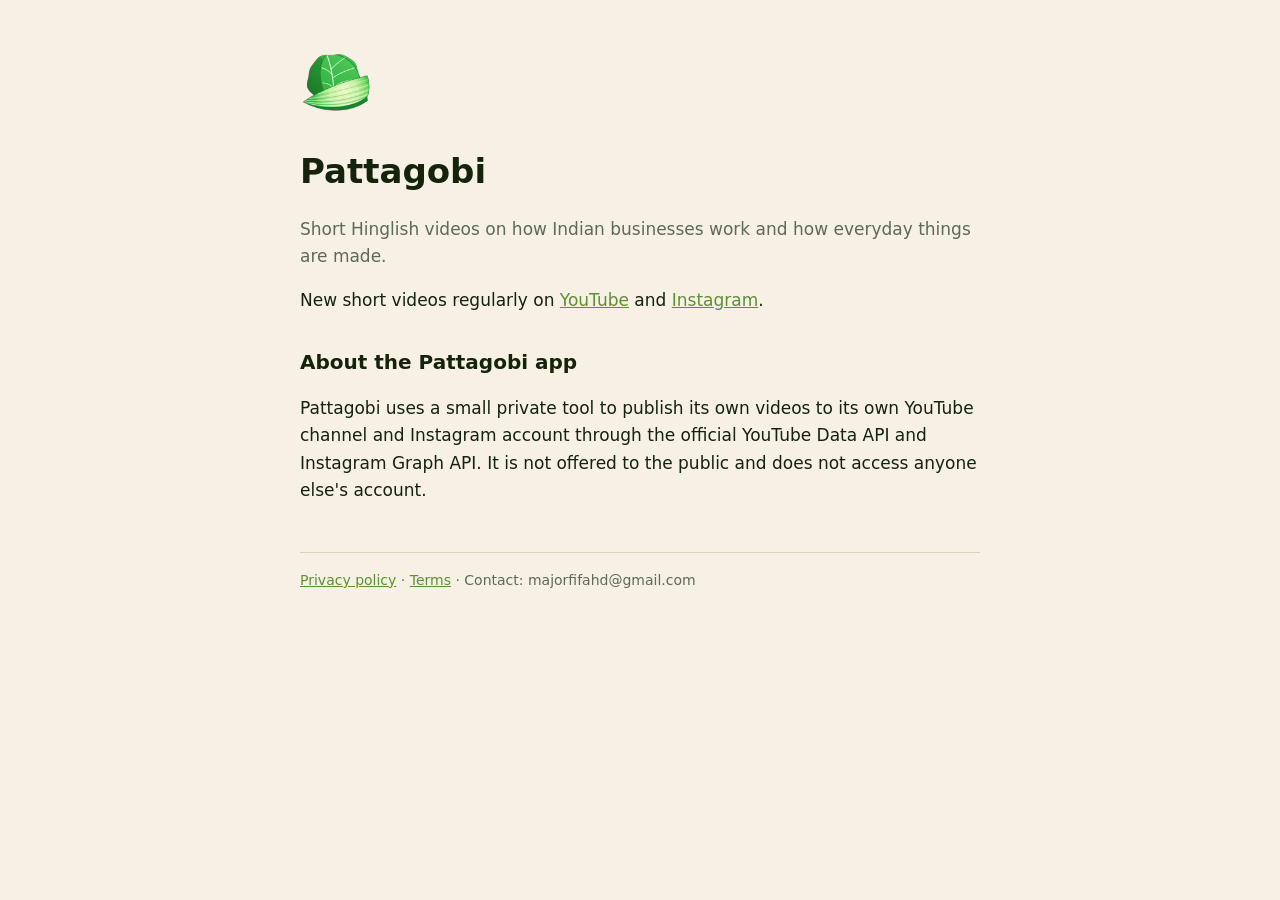
<file: index.html>
<!doctype html><html lang="en"><head><meta charset="utf-8"><meta name="viewport" content="width=device-width,initial-scale=1">
<title>Pattagobi</title><meta name="description" content="Short Hinglish videos on how Indian businesses work and how everyday things are made.">
<link rel="icon" href="logo.png"><link rel="stylesheet" href="style.css"></head><body><main>
<img src="logo.png" alt="Pattagobi logo">
<h1>Pattagobi</h1>
<p class="mute">Short Hinglish videos on how Indian businesses work and how everyday things are made.</p>
<p>New short videos regularly on <a href="https://www.youtube.com/@pattagobizness">YouTube</a> and <a href="https://www.instagram.com/pattagobizness/">Instagram</a>.</p>
<h2>About the Pattagobi app</h2>
<p>Pattagobi uses a small private tool to publish its own videos to its own YouTube channel and Instagram account through the official YouTube Data API and Instagram Graph API. It is not offered to the public and does not access anyone else's account.</p>
<footer><a href="privacy.html">Privacy policy</a> · <a href="terms.html">Terms</a> · Contact: majorfifahd@gmail.com</footer>
</main></body></html>
</file>
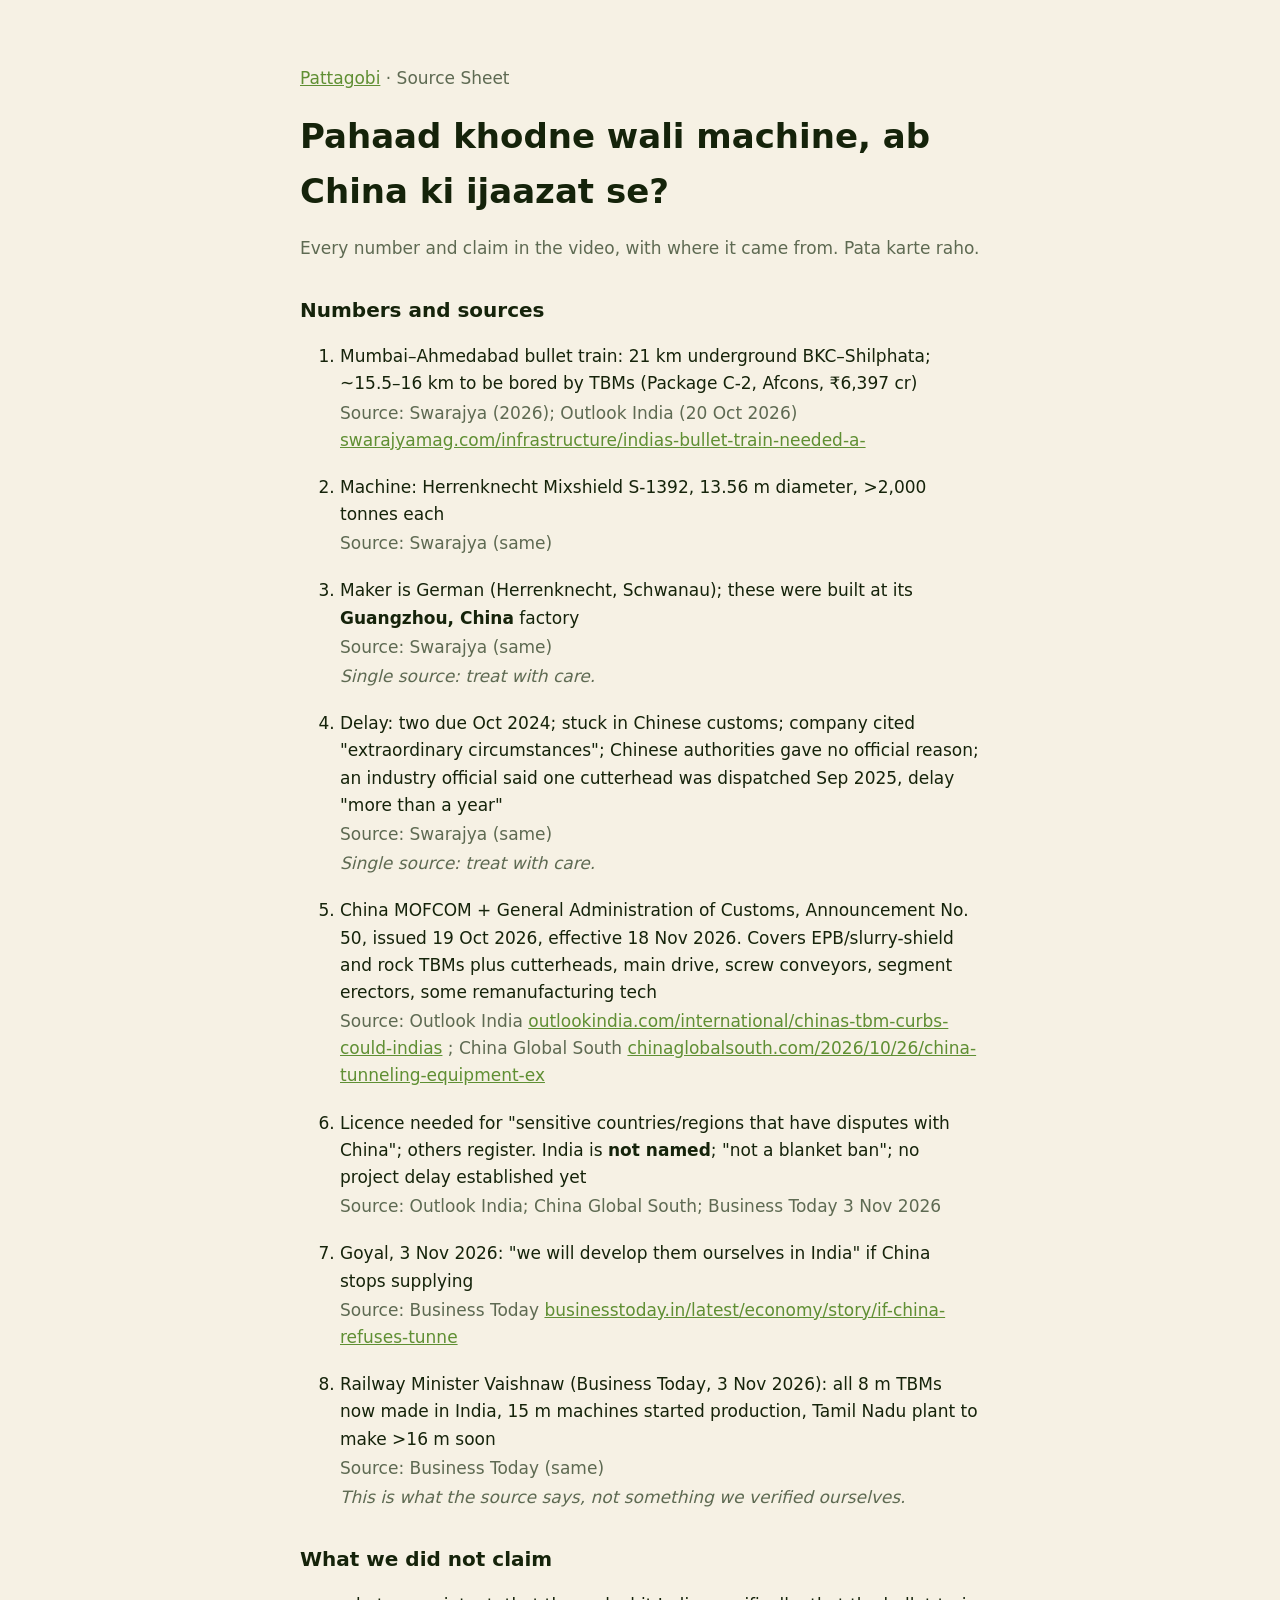
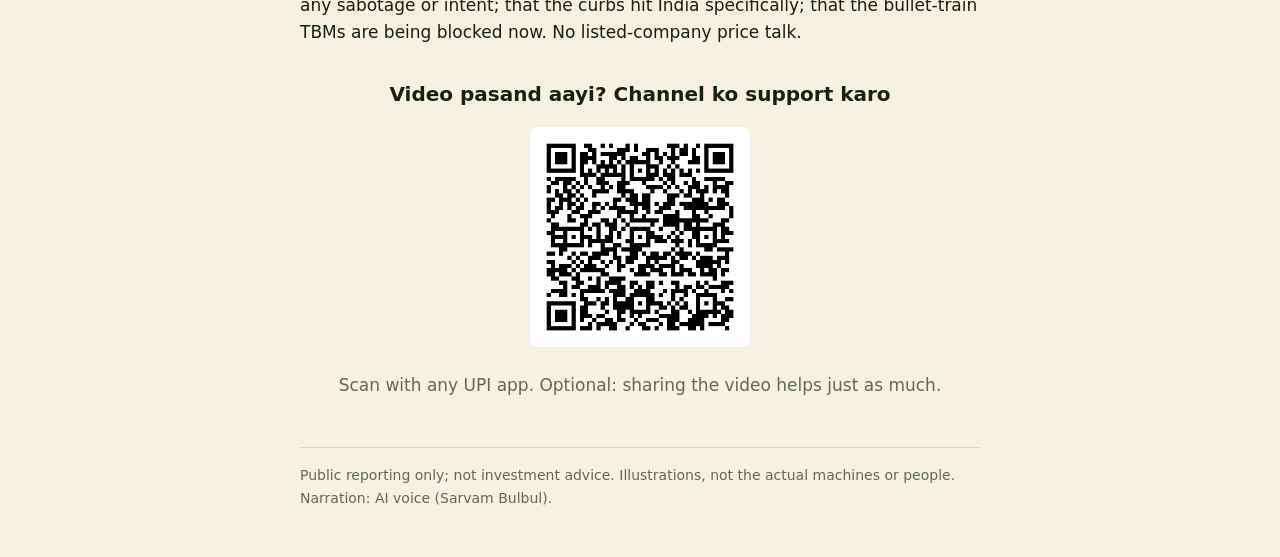
<file: e012/index.html>
<!doctype html><html lang="en"><head><meta charset="utf-8"><meta name="viewport" content="width=device-width,initial-scale=1">
<title>Source Sheet · e012 · Pattagobi</title><link rel="stylesheet" href="../style.css">
<style>li{margin:0 0 20px}li p{margin:2px 0}.qr{text-align:center}.qr img{width:220px;height:220px;border-radius:8px}</style></head>
<body><main>
<p class="mute"><a href="../">Pattagobi</a> · Source Sheet</p>
<h1>Pahaad khodne wali machine, ab China ki ijaazat se?</h1>
<p class="mute">Every number and claim in the video, with where it came from. Pata karte raho.</p>
<h2>Numbers and sources</h2>
<ol><li><p>Mumbai–Ahmedabad bullet train: 21 km underground BKC–Shilphata; ~15.5–16 km to be bored by TBMs (Package C-2, Afcons, ₹6,397 cr)</p><p class="mute">Source: Swarajya (2026); Outlook India (20 Oct 2026) <a href="https://swarajyamag.com/infrastructure/indias-bullet-train-needed-a-tbm-getting-it-here-took-the-pmo-the-mea-and-a-scene-on-a-metro" rel="noopener">swarajyamag.com/infrastructure/indias-bullet-train-needed-a-</a></p></li><li><p>Machine: Herrenknecht Mixshield S-1392, 13.56 m diameter, &gt;2,000 tonnes each</p><p class="mute">Source: Swarajya (same)</p></li><li><p>Maker is German (Herrenknecht, Schwanau); these were built at its <strong>Guangzhou, China</strong> factory</p><p class="mute">Source: Swarajya (same)</p><p class="mute"><em>Single source: treat with care.</em></p></li><li><p>Delay: two due Oct 2024; stuck in Chinese customs; company cited &quot;extraordinary circumstances&quot;; Chinese authorities gave no official reason; an industry official said one cutterhead was dispatched Sep 2025, delay &quot;more than a year&quot;</p><p class="mute">Source: Swarajya (same)</p><p class="mute"><em>Single source: treat with care.</em></p></li><li><p>China MOFCOM + General Administration of Customs, Announcement No. 50, issued 19 Oct 2026, effective 18 Nov 2026. Covers EPB/slurry-shield and rock TBMs plus cutterheads, main drive, screw conveyors, segment erectors, some remanufacturing tech</p><p class="mute">Source: Outlook India <a href="https://www.outlookindia.com/international/chinas-tbm-curbs-could-indias-infrastructure-push-hit-a-supply-chain-wall" rel="noopener">outlookindia.com/international/chinas-tbm-curbs-could-indias</a> ; China Global South <a href="https://chinaglobalsouth.com/2026/10/26/china-tunneling-equipment-export-controls-india/" rel="noopener">chinaglobalsouth.com/2026/10/26/china-tunneling-equipment-ex</a></p></li><li><p>Licence needed for &quot;sensitive countries/regions that have disputes with China&quot;; others register. India is <strong>not named</strong>; &quot;not a blanket ban&quot;; no project delay established yet</p><p class="mute">Source: Outlook India; China Global South; Business Today 3 Nov 2026</p></li><li><p>Goyal, 3 Nov 2026: &quot;we will develop them ourselves in India&quot; if China stops supplying</p><p class="mute">Source: Business Today <a href="https://www.businesstoday.in/latest/economy/story/if-china-refuses-tunnel-boring-machines-well-make-them-in-india-piyush-goyal-565438-2026-11-03" rel="noopener">businesstoday.in/latest/economy/story/if-china-refuses-tunne</a></p></li><li><p>Railway Minister Vaishnaw (Business Today, 3 Nov 2026): all 8 m TBMs now made in India, 15 m machines started production, Tamil Nadu plant to make &gt;16 m soon</p><p class="mute">Source: Business Today (same)</p><p class="mute"><em>This is what the source says, not something we verified ourselves.</em></p></li></ol>
<h2>What we did not claim</h2><p>any sabotage or intent; that the curbs hit India specifically; that the bullet-train TBMs are being blocked now. No listed-company price talk.</p>
<div class="qr"><h2>Video pasand aayi? Channel ko support karo</h2>
<img src="../support-qr.png" alt="UPI QR to support the channel" width="220" height="220">
<p class="mute">Scan with any UPI app. Optional: sharing the video helps just as much.</p></div>
<footer>Public reporting only; not investment advice. Illustrations, not the actual machines or people. Narration: AI voice (Sarvam Bulbul).</footer>
</main></body></html>
</file>
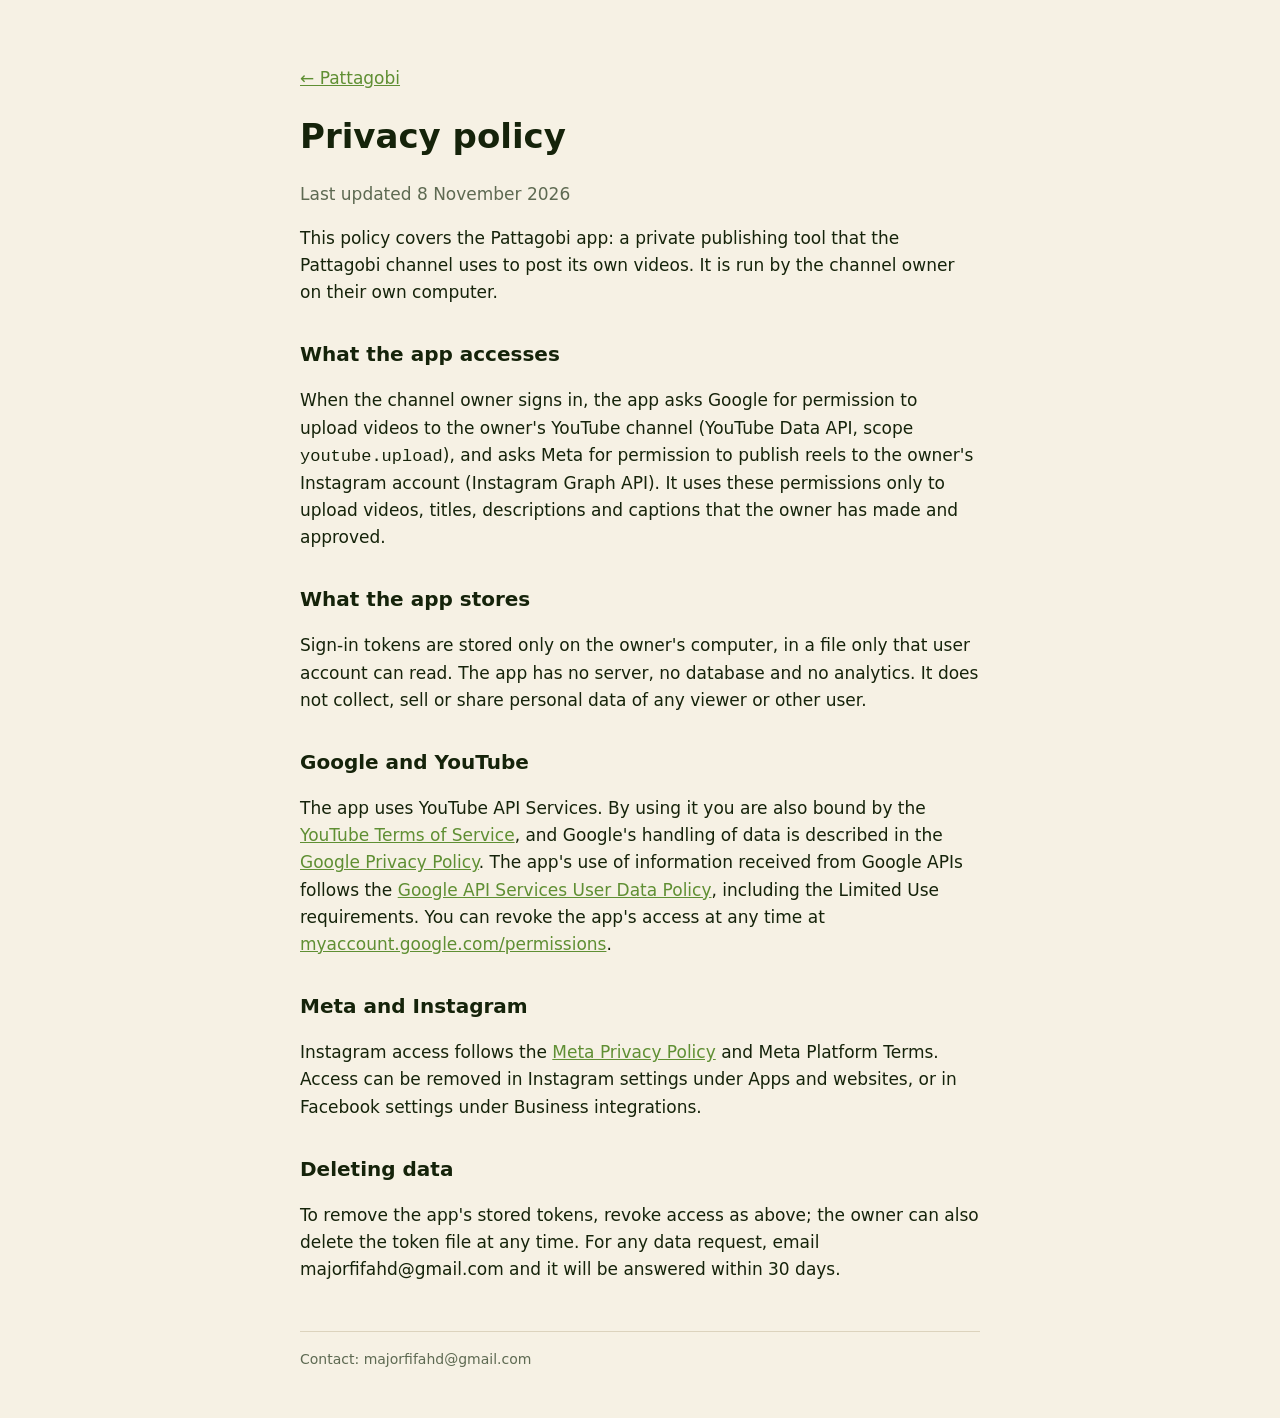
<file: privacy.html>
<!doctype html><html lang="en"><head><meta charset="utf-8"><meta name="viewport" content="width=device-width,initial-scale=1">
<title>Privacy policy · Pattagobi</title><link rel="icon" href="logo.png"><link rel="stylesheet" href="style.css"></head><body><main>
<p><a href="index.html">← Pattagobi</a></p>
<h1>Privacy policy</h1>
<p class="mute">Last updated 8 November 2026</p>
<p>This policy covers the Pattagobi app: a private publishing tool that the Pattagobi channel uses to post its own videos. It is run by the channel owner on their own computer.</p>
<h2>What the app accesses</h2>
<p>When the channel owner signs in, the app asks Google for permission to upload videos to the owner's YouTube channel (YouTube Data API, scope <code>youtube.upload</code>), and asks Meta for permission to publish reels to the owner's Instagram account (Instagram Graph API). It uses these permissions only to upload videos, titles, descriptions and captions that the owner has made and approved.</p>
<h2>What the app stores</h2>
<p>Sign-in tokens are stored only on the owner's computer, in a file only that user account can read. The app has no server, no database and no analytics. It does not collect, sell or share personal data of any viewer or other user.</p>
<h2>Google and YouTube</h2>
<p>The app uses YouTube API Services. By using it you are also bound by the <a href="https://www.youtube.com/t/terms">YouTube Terms of Service</a>, and Google's handling of data is described in the <a href="https://policies.google.com/privacy">Google Privacy Policy</a>. The app's use of information received from Google APIs follows the <a href="https://developers.google.com/terms/api-services-user-data-policy">Google API Services User Data Policy</a>, including the Limited Use requirements. You can revoke the app's access at any time at <a href="https://myaccount.google.com/permissions">myaccount.google.com/permissions</a>.</p>
<h2>Meta and Instagram</h2>
<p>Instagram access follows the <a href="https://www.facebook.com/privacy/policy/">Meta Privacy Policy</a> and Meta Platform Terms. Access can be removed in Instagram settings under Apps and websites, or in Facebook settings under Business integrations.</p>
<h2>Deleting data</h2>
<p>To remove the app's stored tokens, revoke access as above; the owner can also delete the token file at any time. For any data request, email majorfifahd@gmail.com and it will be answered within 30 days.</p>
<footer>Contact: majorfifahd@gmail.com</footer>
</main></body></html>
</file>
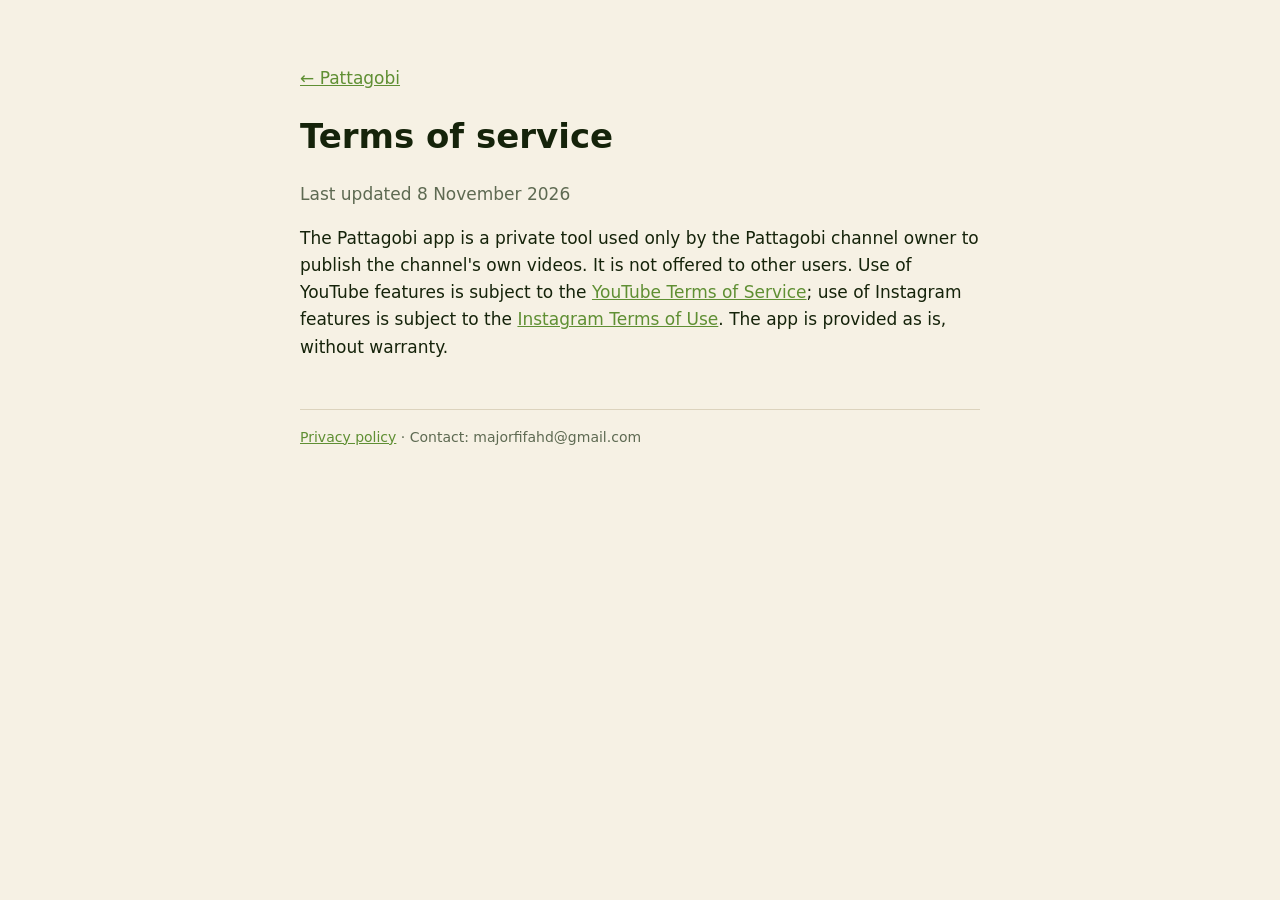
<file: terms.html>
<!doctype html><html lang="en"><head><meta charset="utf-8"><meta name="viewport" content="width=device-width,initial-scale=1">
<title>Terms · Pattagobi</title><link rel="icon" href="logo.png"><link rel="stylesheet" href="style.css"></head><body><main>
<p><a href="index.html">← Pattagobi</a></p>
<h1>Terms of service</h1>
<p class="mute">Last updated 8 November 2026</p>
<p>The Pattagobi app is a private tool used only by the Pattagobi channel owner to publish the channel's own videos. It is not offered to other users. Use of YouTube features is subject to the <a href="https://www.youtube.com/t/terms">YouTube Terms of Service</a>; use of Instagram features is subject to the <a href="https://help.instagram.com/581066165581870">Instagram Terms of Use</a>. The app is provided as is, without warranty.</p>
<footer><a href="privacy.html">Privacy policy</a> · Contact: majorfifahd@gmail.com</footer>
</main></body></html>
</file>
<file: style.css>
:root{--bg:#f6f1e4;--ink:#15230a;--mute:#5e6a52;--leaf:#5f8f33;--line:#dcd3bd}
@media (prefers-color-scheme:dark){:root{--bg:#0e1a10;--ink:#eef0dc;--mute:#9fae94;--leaf:#96bf63;--line:#2b4232}}
body{margin:0;background:var(--bg);color:var(--ink);font:17px/1.6 system-ui,-apple-system,sans-serif}
main{max-width:680px;margin:0 auto;padding:48px 16px}
h1{font-size:34px;margin:16px 0 4px}h2{font-size:20px;margin-top:32px}
a{color:var(--leaf)}.mute{color:var(--mute)}img{width:72px;height:72px;border-radius:16px}
footer{margin-top:48px;padding-top:16px;border-top:1px solid var(--line);font-size:14px;color:var(--mute)}
</file>
